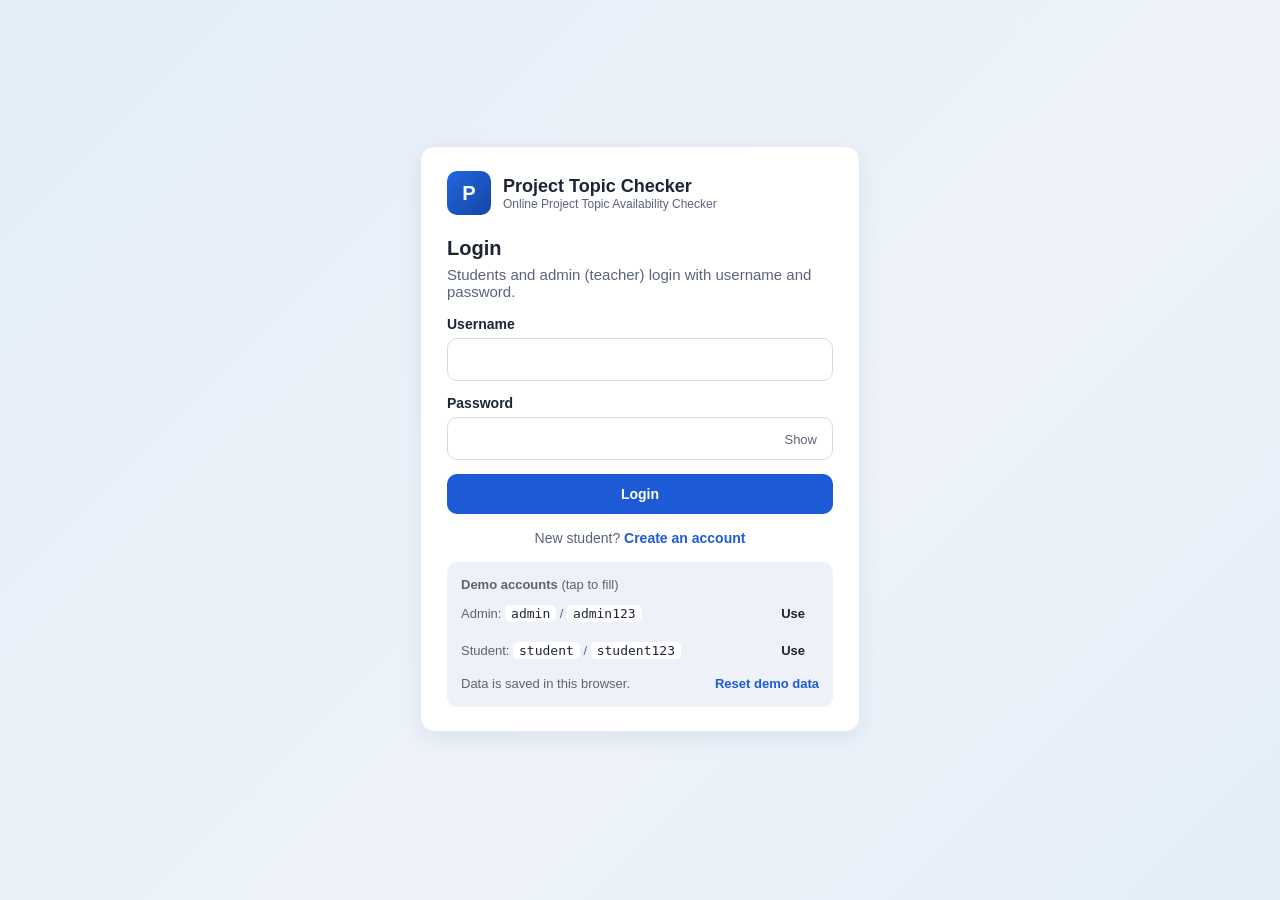
<file: index.html>
<!DOCTYPE html>
<html lang="en">
<head>
<meta charset="UTF-8">
<meta name="viewport" content="width=device-width, initial-scale=1.0, viewport-fit=cover">
<style>body{margin:0}[hidden]{display:none!important}</style>
</head>
<body>
<title>Project Topic Checker</title>
<meta name="description" content="Online Project Topic Availability Checker and Management System - live demo">
<style>
:root {
  --primary: #1d5bd6; --primary-dark: #1647a8; --on-primary: #ffffff;
  --navy: #0f1e3d; --navy-2: #152a55; --nav-text: #c7d2ea; --nav-label: #6d7fa8; --nav-active: #1c3a86;
  --ground-a: #e3eef9; --ground-b: #eef3f9;
  --text: #1d2433; --muted: #5b6475; --border: #e3e8f0; --row: #eef1f6; --row-hover: #f8faff;
  --card: #ffffff; --field: #ffffff; --field-border: #d5dce8; --soft: #eef2f8; --soft-hover: #e1e7f1;
  --green: #1e8e5a; --green-bg: #dff5ea; --green-ink: #145c3b; --green-line: #b8e6cf;
  --red: #c62845; --red-bg: #fde4e8; --red-ink: #8c1b31; --red-line: #f5c0ca;
  --amber: #a86b00; --amber-bg: #fff1d6; --amber-ink: #6e4700; --amber-line: #f1d9a3;
  --info-bg: #e3edff; --info-ink: #1d3f86; --info-line: #c4d6fb;
  --violet: #5b34b8; --violet-bg: #ece3ff;
  --logout-bg: #f8d3da; --logout-ink: #b3203c;
  --shadow: 0 6px 22px rgba(20, 40, 90, 0.08);
  --radius: 14px;
}
@media (prefers-color-scheme: dark) {
  :root:not([data-theme="light"]) {
    color-scheme: dark;
    --primary: #4d86f0; --primary-dark: #3a72dc; --on-primary: #ffffff;
    --navy: #0a1428; --navy-2: #0f1d3b; --nav-active: #213f8f;
    --ground-a: #0f1726; --ground-b: #131c2e;
    --text: #e4e9f3; --muted: #9aa6bd; --border: #26324a; --row: #202b41; --row-hover: #1b263b;
    --card: #172136; --field: #111a2b; --field-border: #2c3953; --soft: #22304a; --soft-hover: #2b3a58;
    --green: #4fd192; --green-bg: #133526; --green-ink: #a8ecc9; --green-line: #1f5a3f;
    --red: #ff7d93; --red-bg: #3a1720; --red-ink: #ffc2cd; --red-line: #6a2635;
    --amber: #f3b54a; --amber-bg: #3a2a0c; --amber-ink: #fbdc9c; --amber-line: #6a4c14;
    --info-bg: #182a4d; --info-ink: #b9cffb; --info-line: #2a4476;
    --violet: #b9a0ff; --violet-bg: #2a2150;
    --logout-bg: #4a1a26; --logout-ink: #ffb3c1;
    --shadow: 0 6px 22px rgba(0, 0, 0, 0.35);
  }
}
:root[data-theme="dark"] {
  color-scheme: dark;
  --primary: #4d86f0; --primary-dark: #3a72dc; --on-primary: #ffffff;
  --navy: #0a1428; --navy-2: #0f1d3b; --nav-active: #213f8f;
  --ground-a: #0f1726; --ground-b: #131c2e;
  --text: #e4e9f3; --muted: #9aa6bd; --border: #26324a; --row: #202b41; --row-hover: #1b263b;
  --card: #172136; --field: #111a2b; --field-border: #2c3953; --soft: #22304a; --soft-hover: #2b3a58;
  --green: #4fd192; --green-bg: #133526; --green-ink: #a8ecc9; --green-line: #1f5a3f;
  --red: #ff7d93; --red-bg: #3a1720; --red-ink: #ffc2cd; --red-line: #6a2635;
  --amber: #f3b54a; --amber-bg: #3a2a0c; --amber-ink: #fbdc9c; --amber-line: #6a4c14;
  --info-bg: #182a4d; --info-ink: #b9cffb; --info-line: #2a4476;
  --violet: #b9a0ff; --violet-bg: #2a2150;
  --logout-bg: #4a1a26; --logout-ink: #ffb3c1;
  --shadow: 0 6px 22px rgba(0, 0, 0, 0.35);
}

* { box-sizing: border-box; }
body {
  font-family: "Segoe UI", Roboto, "Helvetica Neue", Arial, sans-serif; font-size: 15px;
  color: var(--text); background: linear-gradient(135deg, var(--ground-a) 0%, var(--ground-b) 60%, var(--ground-a) 100%);
  min-height: 100vh;
}
a { color: var(--primary); text-decoration: none; }
button, input, select, textarea { font: inherit; color: inherit; }
:focus-visible { outline: 3px solid color-mix(in srgb, var(--primary) 45%, transparent); outline-offset: 2px; }

.topbar {
  position: sticky; top: env(safe-area-inset-top, 0px); z-index: 20;
  display: flex; align-items: center; gap: 14px; height: 70px; padding: 0 28px;
  background: var(--card); border-bottom: 1px solid var(--border);
}
.brand { display: flex; align-items: center; gap: 12px; color: var(--text); background: none; border: 0; cursor: pointer; padding: 0; text-align: left; }
.brand-logo { width: 44px; height: 44px; border-radius: 10px; display: grid; place-items: center; background: linear-gradient(135deg, #2166e0, #1446a6); color: #fff; font-weight: 700; font-size: 20px; flex-shrink: 0; }
.brand-title { display: block; font-weight: 700; font-size: 18px; }
.brand-sub { display: block; font-size: 12px; color: var(--muted); }
.user-box { margin-left: auto; display: flex; align-items: center; gap: 14px; }
.user-info { text-align: right; line-height: 1.25; }
.user-info strong { display: block; font-size: 14px; }
.user-info small { color: var(--muted); font-size: 12px; }
.menu-toggle { display: none; border: 0; background: none; font-size: 22px; cursor: pointer; }

.layout { display: flex; min-height: calc(100vh - 70px); }
.sidebar { width: 250px; flex-shrink: 0; background: linear-gradient(180deg, var(--navy), var(--navy-2)); padding: 22px 14px; display: flex; flex-direction: column; }
.menu-label { color: var(--nav-label); font-size: 11px; letter-spacing: 1.5px; text-transform: uppercase; padding: 0 12px 12px; }
.nav-link { display: flex; align-items: center; gap: 12px; width: 100%; color: var(--nav-text); padding: 12px 14px; border-radius: 10px; margin-bottom: 6px; font-size: 15px; background: none; border: 0; cursor: pointer; text-align: left; }
.nav-link:hover { background: rgba(255,255,255,.06); color: #fff; }
.nav-link.active { background: var(--nav-active); color: #fff; font-weight: 600; }
.nav-dot { width: 8px; height: 8px; border-radius: 50%; background: currentColor; opacity: .55; }
.nav-link.active .nav-dot { opacity: 1; background: #8fb4ff; }
.side-foot { margin-top: auto; padding: 14px 12px 0; border-top: 1px solid rgba(255,255,255,.08); color: var(--nav-label); font-size: 12px; line-height: 1.5; }
.side-foot button { background: none; border: 0; color: #9fbaf5; cursor: pointer; padding: 0; font-size: 12px; text-decoration: underline; }

.content { flex: 1; padding: 30px 34px; min-width: 0; }
.page-head h1 { margin: 0 0 4px; font-size: 28px; text-wrap: balance; }
.page-head p { margin: 0 0 24px; color: var(--muted); }
.card { background: var(--card); border-radius: var(--radius); box-shadow: var(--shadow); padding: 24px 26px; margin-bottom: 22px; border: 1px solid var(--border); }
.card h2 { margin: 0 0 6px; font-size: 20px; }
.card .sub { margin: 0 0 16px; color: var(--muted); }
.card-head { display: flex; justify-content: space-between; align-items: center; gap: 12px; flex-wrap: wrap; margin-bottom: 14px; }
.card-head h2 { margin: 0; }
.narrow { max-width: 860px; margin-left: auto; margin-right: auto; }

.stats { display: grid; grid-template-columns: repeat(auto-fit, minmax(170px, 1fr)); gap: 18px; margin-bottom: 22px; }
.stat { background: var(--card); border-radius: var(--radius); box-shadow: var(--shadow); padding: 20px 22px; border: 1px solid var(--border); }
.stat-icon { width: 42px; height: 42px; border-radius: 10px; display: grid; place-items: center; margin-bottom: 14px; }
.stat-icon svg { width: 22px; height: 22px; }
.stat-num { font-size: 28px; font-weight: 700; font-variant-numeric: tabular-nums; }
.stat-label { color: var(--muted); font-size: 14px; }
.i-blue { background: var(--info-bg); color: var(--primary); } .i-green { background: var(--green-bg); color: var(--green); }
.i-red { background: var(--red-bg); color: var(--red); } .i-amber { background: var(--amber-bg); color: var(--amber); } .i-violet { background: var(--violet-bg); color: var(--violet); }

.form-row { display: flex; gap: 12px; flex-wrap: wrap; }
.form-row > .grow { flex: 1; min-width: 200px; }
.grid-2 { display: grid; grid-template-columns: 1fr 1fr; gap: 0 18px; }
.field { margin-bottom: 14px; }
.field label { display: block; font-weight: 600; font-size: 14px; margin-bottom: 6px; }
.input { width: 100%; padding: 12px 14px; font-size: 15px; border: 1px solid var(--field-border); border-radius: 10px; background: var(--field); color: var(--text); }
.input:focus { outline: none; border-color: var(--primary); box-shadow: 0 0 0 3px color-mix(in srgb, var(--primary) 20%, transparent); }
.input.is-invalid { border-color: var(--red); }
textarea.input { min-height: 90px; resize: vertical; }
.field-error { color: var(--red); font-size: 13px; margin-top: 5px; }
.hint { color: var(--muted); font-size: 12px; margin-top: 4px; }
.search-wrap { position: relative; }
.search-wrap svg { position: absolute; left: 13px; top: 50%; transform: translateY(-50%); width: 16px; height: 16px; color: var(--muted); }
.search-wrap .input { padding-left: 38px; }

.btn { display: inline-flex; align-items: center; justify-content: center; gap: 6px; padding: 12px 20px; border-radius: 10px; border: 0; cursor: pointer; font-weight: 600; font-size: 14px; white-space: nowrap; background: var(--primary); color: var(--on-primary); }
.btn:hover { background: var(--primary-dark); }
.btn-sm { padding: 7px 14px; font-size: 13px; border-radius: 8px; }
.btn-green { background: var(--green); color: #fff; } .btn-green:hover { filter: brightness(.92); background: var(--green); }
.btn-red { background: var(--red); color: #fff; } .btn-red:hover { filter: brightness(.92); background: var(--red); }
.btn-light { background: var(--soft); color: var(--text); } .btn-light:hover { background: var(--soft-hover); }
.btn-logout { background: var(--logout-bg); color: var(--logout-ink); padding: 9px 18px; } .btn-logout:hover { background: var(--logout-bg); filter: brightness(.95); }
.btn-block { width: 100%; }
.link-btn { background: none; border: 0; color: var(--primary); cursor: pointer; padding: 0; font-weight: 600; }

.alert { padding: 14px 18px; border-radius: 10px; margin-bottom: 18px; border: 1px solid transparent; }
.alert-success { background: var(--green-bg); color: var(--green-ink); border-color: var(--green-line); }
.alert-error { background: var(--red-bg); color: var(--red-ink); border-color: var(--red-line); }
.alert-info { background: var(--info-bg); color: var(--info-ink); border-color: var(--info-line); }
.result { border-radius: var(--radius); padding: 20px 24px; margin-bottom: 22px; border: 1px solid transparent; }
.result h3 { margin: 0 0 8px; font-size: 17px; }
.result p { margin: 0 0 6px; }
.result ul { margin: 8px 0 0; padding-left: 20px; }
.result-available { background: var(--green-bg); border-color: var(--green-line); color: var(--green-ink); }
.result-similar { background: var(--amber-bg); border-color: var(--amber-line); color: var(--amber-ink); }
.result-taken, .result-pending, .result-invalid { background: var(--red-bg); border-color: var(--red-line); color: var(--red-ink); }
.result-exists { background: var(--info-bg); border-color: var(--info-line); color: var(--info-ink); }
.result form { margin-top: 14px; color: var(--text); }

.table-wrap { overflow-x: auto; }
table { width: 100%; border-collapse: collapse; }
th { text-align: left; font-size: 12px; letter-spacing: .8px; text-transform: uppercase; color: var(--muted); padding: 12px; border-bottom: 1px solid var(--border); white-space: nowrap; }
td { padding: 14px 12px; border-bottom: 1px solid var(--row); vertical-align: middle; font-size: 14px; }
tbody tr:last-child td { border-bottom: 0; }
tbody tr:hover { background: var(--row-hover); }
.t-title { font-weight: 600; }
.t-desc { color: var(--muted); font-size: 12.5px; margin-top: 3px; }
.empty { text-align: center; color: var(--muted); padding: 28px; }
.muted { color: var(--muted); }
.badge { display: inline-block; padding: 4px 11px; border-radius: 20px; font-size: 12px; font-weight: 600; white-space: nowrap; }
.b-available, .b-approved { background: var(--green-bg); color: var(--green); }
.b-selected, .b-rejected { background: var(--red-bg); color: var(--red); }
.b-pending { background: var(--amber-bg); color: var(--amber); }
.b-new { background: var(--violet-bg); color: var(--violet); }
.b-existing { background: var(--info-bg); color: var(--info-ink); }
.toolbar { display: flex; gap: 12px; flex-wrap: wrap; margin-bottom: 14px; }
.toolbar .search-wrap { flex: 1; min-width: 200px; }
.toolbar select { width: 190px; max-width: 100%; }
.action-cell { display: flex; gap: 6px; flex-wrap: wrap; align-items: center; }
.remark { padding: 7px 10px; font-size: 13px; min-width: 150px; flex: 1; }

.auth-page { display: grid; place-items: center; min-height: 100vh; padding-block: 24px; padding-inline: 16px; }
.auth-card { width: 100%; max-width: 440px; }
.auth-card.wide { max-width: 640px; }
.auth-brand { display: flex; align-items: center; gap: 12px; margin-bottom: 22px; }
.auth-foot { text-align: center; margin-top: 16px; color: var(--muted); font-size: 14px; }
.demo-box { background: var(--soft); border-radius: 10px; padding: 12px 14px; font-size: 13px; color: var(--muted); margin-top: 16px; line-height: 1.7; }
.demo-box code { background: var(--card); padding: 1px 6px; border-radius: 5px; color: var(--text); }
.demo-box .row { display: flex; justify-content: space-between; align-items: center; gap: 8px; flex-wrap: wrap; }
.pw-wrap { position: relative; }
.pw-toggle { position: absolute; right: 10px; top: 50%; transform: translateY(-50%); border: 0; background: none; cursor: pointer; color: var(--muted); font-size: 13px; }

.report-grid { display: grid; grid-template-columns: repeat(auto-fit, minmax(240px, 1fr)); gap: 18px; }
.report-grid .card { margin-bottom: 22px; }
.bar { height: 10px; background: var(--soft); border-radius: 10px; overflow: hidden; margin-top: 6px; }
.bar > span { display: block; height: 100%; background: var(--primary); border-radius: 10px; }
.kv { display: flex; justify-content: space-between; padding: 6px 0; border-bottom: 1px solid var(--row); font-variant-numeric: tabular-nums; }
.kv:last-child { border-bottom: 0; }

.modal-back { position: fixed; inset: 0; background: rgba(8, 15, 30, .55); display: grid; place-items: center; z-index: 50; padding: 16px; }
.modal { background: var(--card); border-radius: var(--radius); padding: 24px; width: 100%; max-width: 420px; box-shadow: var(--shadow); border: 1px solid var(--border); }
.modal p { margin: 0 0 18px; }
.modal .row { display: flex; gap: 10px; justify-content: flex-end; }

@media (max-width: 900px) {
  .menu-toggle { display: block; }
  .sidebar { position: fixed; top: calc(70px + env(safe-area-inset-top, 0px)); bottom: 0; left: -260px; z-index: 30; transition: left .2s; }
  .sidebar.open { left: 0; }
  .content { padding: 22px 16px; }
  .grid-2 { grid-template-columns: 1fr; }
  .brand-sub, .user-info { display: none; }
  .topbar { padding: 0 16px; }
  .page-head h1 { font-size: 24px; }
}
@media (prefers-reduced-motion: reduce) { .sidebar { transition: none; } }
</style>

<div id="app"></div>
<div id="modal" hidden></div>

<script>
/* Online Project Topic Availability Checker - browser demo.
   Same rules as the PHP + MySQL version; data is stored in this browser (localStorage). */

const APP_NAME = 'Project Topic Checker';
const TAGLINE = 'Online Project Topic Availability Checker';
const DEPARTMENTS = ['Computer Science', 'Information Technology', 'BCA', 'MCA', 'Electronics', 'Mechanical', 'Civil'];
const MAX_PENDING = 3;
const KEY = 'ptc-demo-v1';
const STOPWORDS = new Set(['a','an','the','of','for','and','in','on','to','with','using','by','based','via','system','systems','online','website','web','site','app','application','management','portal','project','platform','software','tool','digital','smart']);

const ICONS = {
  book: '<svg viewBox="0 0 24 24" fill="none" stroke="currentColor" stroke-width="2" stroke-linecap="round" stroke-linejoin="round"><path d="M4 19.5A2.5 2.5 0 0 1 6.5 17H20V3H6.5A2.5 2.5 0 0 0 4 5.5z"/><path d="M4 19.5A2.5 2.5 0 0 0 6.5 22H20v-5"/></svg>',
  check: '<svg viewBox="0 0 24 24" fill="none" stroke="currentColor" stroke-width="2.5" stroke-linecap="round" stroke-linejoin="round"><path d="M20 6 9 17l-5-5"/></svg>',
  lock: '<svg viewBox="0 0 24 24" fill="none" stroke="currentColor" stroke-width="2" stroke-linecap="round" stroke-linejoin="round"><rect x="4" y="11" width="16" height="10" rx="2"/><path d="M8 11V7a4 4 0 0 1 8 0v4"/></svg>',
  clock: '<svg viewBox="0 0 24 24" fill="none" stroke="currentColor" stroke-width="2" stroke-linecap="round" stroke-linejoin="round"><circle cx="12" cy="12" r="9"/><path d="M12 7v5l3 2"/></svg>',
  users: '<svg viewBox="0 0 24 24" fill="none" stroke="currentColor" stroke-width="2" stroke-linecap="round" stroke-linejoin="round"><circle cx="9" cy="8" r="4"/><path d="M2 21a7 7 0 0 1 14 0"/><path d="M17 11a3 3 0 1 0 0-6M22 21a6 6 0 0 0-4-5.6"/></svg>',
  search: '<svg viewBox="0 0 24 24" fill="none" stroke="currentColor" stroke-width="2" stroke-linecap="round"><circle cx="11" cy="11" r="7"/><path d="m20 20-3.5-3.5"/></svg>'
};

/* ---------- Storage ---------- */
let db = null;
function persist() { try { localStorage.setItem(KEY, JSON.stringify(db)); } catch (e) { /* storage blocked: keep in memory */ } }
function restore() { try { const s = localStorage.getItem(KEY); return s ? JSON.parse(s) : null; } catch (e) { return null; } }

async function hash(text) {
  try {
    const buf = await crypto.subtle.digest('SHA-256', new TextEncoder().encode('ptc:' + text));
    return [...new Uint8Array(buf)].map(b => b.toString(16).padStart(2, '0')).join('');
  } catch (e) { return 'plain:' + text; }
}

function stamp(offsetHours) { return new Date(Date.now() - offsetHours * 3600e3).toISOString(); }

async function seed() {
  const users = [
    [1, 'Administrator', 'admin', 'admin@college.edu', '', 'Computer Science', 'admin123', 'admin'],
    [2, 'Student User', 'student', 'student@college.edu', 'CS001', 'Computer Science', 'student123', 'student'],
    [3, 'Rahul Sharma', 'rahul', 'rahul@college.edu', 'CS002', 'Computer Science', 'rahul123', 'student'],
    [4, 'Priya Patel', 'priya', 'priya@college.edu', 'CS003', 'Computer Science', 'priya123', 'student']
  ];
  const topics = [
    ['Online Library Management System', 'A web-based system for managing library books and students', 'Selected', 3],
    ['Online Hospital Management System', 'System for managing hospital records and appointments', 'Available', null],
    ['Student Attendance Management System', 'Application for managing student attendance', 'Available', null],
    ['Online Food Ordering System', 'Website for ordering food online from restaurants', 'Selected', 4],
    ['Hostel Management System', 'Manage hostel rooms, fees and student allotment', 'Available', null],
    ['College Event Management System', 'Plan, publish and register for college events', 'Available', null],
    ['Online Examination System', 'Conduct online tests with automatic result generation', 'Available', null],
    ['Student Result Management System', 'Store marks and publish student results online', 'Available', null]
  ];
  const data = { users: [], topics: [], requests: [], nextId: { user: 5, topic: 9, request: 1 }, session: null };
  for (const u of users) {
    data.users.push({ id: u[0], name: u[1], username: u[2], email: u[3], roll_no: u[4], department: u[5], password: await hash(u[6]), role: u[7], created_at: stamp(48) });
  }
  topics.forEach((t, i) => {
    const at = stamp(topics.length - i);
    data.topics.push({ id: i + 1, title: t[0], description: t[1], department: 'Computer Science', status: t[2], assigned_to: t[3], created_at: at, updated_at: at });
  });
  return data;
}

/* ---------- Helpers ---------- */
const esc = v => String(v ?? '').replace(/[&<>"']/g, c => ({ '&': '&amp;', '<': '&lt;', '>': '&gt;', '"': '&quot;', "'": '&#39;' }[c]));
const now = () => new Date().toISOString();
const niceDate = iso => iso ? new Date(iso).toLocaleString('en-IN', { day: '2-digit', month: 'short', year: 'numeric', hour: '2-digit', minute: '2-digit' }) : '-';
const shortDate = iso => new Date(iso).toLocaleDateString('en-IN', { day: '2-digit', month: 'short', year: 'numeric' });
const clean = s => String(s ?? '').replace(/\s+/g, ' ').trim();
const user = () => db.users.find(u => u.id === db.session) || null;
const userById = id => db.users.find(u => u.id === id) || null;
const studentTopic = id => db.topics.find(t => t.assigned_to === id) || null;
const badge = s => `<span class="badge b-${esc(s.toLowerCase())}">${esc(s)}</span>`;
const typeBadge = t => t === 'new' ? '<span class="badge b-new">New Topic</span>' : '<span class="badge b-existing">Existing</span>';
const byTitle = (a, b) => a.title.localeCompare(b.title);

/* ---------- Topic matching (same algorithm as the PHP version) ---------- */
function normalize(t) { return String(t).toLowerCase().replace(/[^a-z0-9]+/g, ' ').replace(/\s+/g, ' ').trim(); }
function coreWords(t) {
  const out = new Set();
  for (let w of normalize(t).split(' ')) {
    if (!w || STOPWORDS.has(w)) continue;
    if (w.length > 3 && w.endsWith('s') && !w.endsWith('ss')) w = w.slice(0, -1);
    out.add(w);
  }
  return [...out];
}
function wordsMatch(a, b) {
  if (a === b) return true;
  const [s, l] = a.length < b.length ? [a, b] : [b, a];
  return s.length >= 4 && l.startsWith(s);
}
function similarity(a, b) {
  const wa = coreWords(a), wb = coreWords(b);
  if (!wa.length || !wb.length) return 0;
  let common = 0;
  for (const x of wa) if (wb.some(y => wordsMatch(x, y))) common++;
  const all = wa.length + wb.length - common;
  return all > 0 ? Math.min(1, common / all) : 0;
}
function validateTitle(t) {
  if (!t) return 'Please enter a project topic.';
  if (t.length < 5) return 'Project topic is too short (minimum 5 characters).';
  if (t.length > 150) return 'Project topic is too long (maximum 150 characters).';
  if (!/^[A-Za-z0-9 .,&()\/'+:-]+$/.test(t)) return "Project topic may contain only letters, numbers, spaces and . , & ( ) / ' + : -";
  if (!/[A-Za-z]{2,}/.test(t)) return 'Project topic must contain meaningful words.';
  if (!coreWords(t).length) return 'Topic is too generic. Add what the system is about, e.g. "PG Finder Website".';
  return null;
}
function validateDescription(t, required = true) {
  if (required && !t) return 'Please enter a short description of the project.';
  if (t && t.length < 10) return 'Description is too short (minimum 10 characters).';
  if (t.length > 1000) return 'Description is too long (maximum 1000 characters).';
  return null;
}
function checkTopic(title, ignoreTopicId = 0, ignoreRequestId = 0) {
  title = clean(title);
  const err = validateTitle(title);
  if (err) return { state: 'invalid', message: err, topic: null, matches: [] };
  let exact = null; const matches = [];
  for (const t of db.topics) {
    if (t.id === ignoreTopicId) continue;
    const score = similarity(title, t.title);
    if (score >= 1 || normalize(title) === normalize(t.title)) exact = t;
    else if (score >= 0.5) matches.push({ ...t, score });
  }
  matches.sort((a, b) => b.score - a.score);
  if (exact) {
    return exact.status === 'Selected'
      ? { state: 'taken', topic: exact, matches, message: 'This topic is already selected by another student and is not available.' }
      : { state: 'exists', topic: exact, matches, message: 'This topic already exists in the list and is available. You can request it.' };
  }
  if (db.requests.some(r => r.status === 'Pending' && r.type === 'new' && r.id !== ignoreRequestId && similarity(title, r.title) >= 1)) {
    return { state: 'pending', topic: null, matches, message: 'Another student has already requested this topic and it is waiting for approval.' };
  }
  if (matches.length) return { state: 'similar', topic: null, matches, message: 'No exact match, but similar topics exist. You can still submit it; the admin will review it.' };
  return { state: 'available', topic: null, matches: [], message: `No existing project topic matches "${title}". You can submit this topic for approval.` };
}
function stats() {
  return {
    total: db.topics.length,
    available: db.topics.filter(t => t.status === 'Available').length,
    selected: db.topics.filter(t => t.status === 'Selected').length,
    pending: db.requests.filter(r => r.status === 'Pending').length,
    students: db.users.filter(u => u.role === 'student').length
  };
}

/* ---------- UI state ---------- */
const ui = { view: 'login', flashes: [], errors: {}, values: {}, query: '', reqFilter: 'Pending', editId: 0, menuOpen: false };
function flash(type, message) { ui.flashes.push({ type, message }); }
function go(view, extra = {}) { Object.assign(ui, { view, errors: {}, values: {}, editId: 0, menuOpen: false }, extra); render(); window.scrollTo(0, 0); }
function fail(errors, values) { ui.errors = errors; ui.values = values; render(); }
function val(name, fallback = '') { return ui.values[name] !== undefined ? ui.values[name] : fallback; }
function ferr(name) { return ui.errors[name] ? `<div class="field-error">${esc(ui.errors[name])}</div>` : ''; }
function inv(name) { return ui.errors[name] ? ' is-invalid' : ''; }
function deptOptions(selected) { return DEPARTMENTS.map(d => `<option${d === selected ? ' selected' : ''}>${esc(d)}</option>`).join(''); }

function confirmBox(message, onYes, yesLabel = 'Yes, continue', danger = true) {
  const m = document.getElementById('modal');
  m.innerHTML = `<div class="modal-back"><div class="modal" role="dialog" aria-modal="true"><p>${esc(message)}</p>
    <div class="row"><button class="btn btn-light" id="mNo" type="button">Cancel</button><button class="btn ${danger ? 'btn-red' : ''}" id="mYes" type="button">${esc(yesLabel)}</button></div></div></div>`;
  m.hidden = false;
  const close = () => { m.hidden = true; m.innerHTML = ''; };
  document.getElementById('mNo').onclick = close;
  document.getElementById('mYes').onclick = () => { close(); onYes(); };
  document.getElementById('mYes').focus();
}

/* ---------- Layout ---------- */
function render() {
  const app = document.getElementById('app');
  const u = user();
  if (!u) { app.innerHTML = ui.view === 'register' ? viewRegister() : viewLogin(); takeFlashes(); return; }
  const menu = u.role === 'admin'
    ? [['a-dash', 'Dashboard'], ['a-topics', 'Manage Topics'], ['a-requests', 'Topic Requests'], ['a-students', 'Students'], ['a-reports', 'Reports']]
    : [['s-dash', 'Dashboard'], ['s-checker', 'Topic Checker'], ['s-topics', 'Project Topics'], ['s-requests', 'Topic Requests']];
  if (!menu.some(m => m[0] === ui.view)) ui.view = menu[0][0];
  const views = { 's-dash': viewStudentDash, 's-checker': viewChecker, 's-topics': viewStudentTopics, 's-requests': viewStudentRequests,
    'a-dash': viewAdminDash, 'a-topics': viewAdminTopics, 'a-requests': viewAdminRequests, 'a-students': viewStudents, 'a-reports': viewReports };
  app.innerHTML = `
  <header class="topbar">
    <button class="menu-toggle" type="button" aria-label="Toggle menu" data-act="menu">☰</button>
    <button class="brand" type="button" data-go="${menu[0][0]}"><span class="brand-logo">P</span><span><span class="brand-title">${APP_NAME}</span><span class="brand-sub">${TAGLINE}</span></span></button>
    <div class="user-box"><div class="user-info"><strong>${esc(u.name)}</strong><small>${u.role === 'admin' ? 'Admin' : 'Student'}</small></div>
      <button class="btn btn-logout" type="button" data-act="logout">Logout</button></div>
  </header>
  <div class="layout">
    <aside class="sidebar${ui.menuOpen ? ' open' : ''}">
      <div class="menu-label">Main Menu</div>
      <nav>${menu.map(([v, label]) => `<button type="button" class="nav-link${v === ui.view ? ' active' : ''}" data-go="${v}"><span class="nav-dot"></span>${label}</button>`).join('')}</nav>
      <div class="side-foot">Demo version: data is saved in this browser.<br><button type="button" data-act="reset">Reset demo data</button></div>
    </aside>
    <main class="content">
      <div id="flashes"></div>
      ${views[ui.view](u)}
      <p class="hint" style="text-align:center;margin-top:30px">© ${new Date().getFullYear()} ${TAGLINE} System</p>
    </main>
  </div>`;
  takeFlashes();
}
function takeFlashes() {
  const box = document.getElementById('flashes');
  if (!box) return;
  box.innerHTML = ui.flashes.map(f => `<div class="alert alert-${f.type}">${esc(f.message)}</div>`).join('');
  ui.flashes = [];
}
function statCard(icon, cls, num, label) {
  return `<div class="stat"><div class="stat-icon ${cls}">${ICONS[icon]}</div><div class="stat-num">${num}</div><div class="stat-label">${label}</div></div>`;
}
function searchBox(table, placeholder, withStatus = true) {
  return `<div class="toolbar"><div class="search-wrap">${ICONS.search}<input class="input" id="f-${table}" placeholder="${placeholder}" data-filter="${table}" aria-label="Search"></div>
    ${withStatus ? `<select class="input" id="s-${table}" data-status-filter="${table}" aria-label="Filter by status"><option value="">All Status</option><option>Available</option><option>Selected</option></select>` : ''}</div>`;
}

/* ---------- Auth views ---------- */
function authBrand() { return `<div class="auth-brand"><span class="brand-logo">P</span><span><span class="brand-title">${APP_NAME}</span><span class="brand-sub">${TAGLINE}</span></span></div>`; }
function viewLogin() {
  return `<div class="auth-page"><div class="card auth-card">${authBrand()}
    <h2>Login</h2><p class="sub">Students and admin (teacher) login with username and password.</p>
    <div id="flashes"></div>
    ${ui.errors.login ? `<div class="alert alert-error">${esc(ui.errors.login)}</div>` : ''}
    <form data-form="login" novalidate>
      <div class="field"><label for="l-user">Username</label><input class="input${inv('username')}" id="l-user" name="username" value="${esc(val('username'))}" autocomplete="username">${ferr('username')}</div>
      <div class="field"><label for="l-pass">Password</label><div class="pw-wrap"><input class="input${inv('password')}" type="password" id="l-pass" name="password" autocomplete="current-password"><button type="button" class="pw-toggle" data-act="pw">Show</button></div>${ferr('password')}</div>
      <button class="btn btn-block" type="submit">Login</button>
    </form>
    <div class="auth-foot">New student? <button class="link-btn" type="button" data-go="register">Create an account</button></div>
    <div class="demo-box"><b>Demo accounts</b> (tap to fill)
      <div class="row"><span>Admin: <code>admin</code> / <code>admin123</code></span><button class="btn btn-sm btn-light" type="button" data-fill="admin">Use</button></div>
      <div class="row"><span>Student: <code>student</code> / <code>student123</code></span><button class="btn btn-sm btn-light" type="button" data-fill="student">Use</button></div>
      <div class="row" style="margin-top:4px"><span>Data is saved in this browser.</span><button class="link-btn" type="button" data-act="reset" style="font-size:13px">Reset demo data</button></div>
    </div>
  </div></div>`;
}
function viewRegister() {
  return `<div class="auth-page"><div class="card auth-card wide">${authBrand()}
    <h2>Student Registration</h2><p class="sub">Create your account to check and request project topics.</p>
    ${Object.keys(ui.errors).length ? '<div class="alert alert-error">Please correct the highlighted fields.</div>' : ''}
    <form data-form="register" novalidate><div class="grid-2">
      <div class="field"><label for="r-name">Full Name</label><input class="input${inv('name')}" id="r-name" name="name" value="${esc(val('name'))}">${ferr('name')}</div>
      <div class="field"><label for="r-roll">Roll Number</label><input class="input${inv('roll_no')}" id="r-roll" name="roll_no" value="${esc(val('roll_no'))}">${ferr('roll_no')}</div>
      <div class="field"><label for="r-user">Username</label><input class="input${inv('username')}" id="r-user" name="username" value="${esc(val('username'))}">${ferr('username')}</div>
      <div class="field"><label for="r-email">Email</label><input class="input${inv('email')}" type="email" id="r-email" name="email" value="${esc(val('email'))}">${ferr('email')}</div>
      <div class="field"><label for="r-dept">Department</label><select class="input${inv('department')}" id="r-dept" name="department"><option value="">-- Select --</option>${deptOptions(val('department'))}</select>${ferr('department')}</div>
      <div></div>
      <div class="field"><label for="r-pass">Password</label><div class="pw-wrap"><input class="input${inv('password')}" type="password" id="r-pass" name="password" autocomplete="new-password"><button type="button" class="pw-toggle" data-act="pw">Show</button></div>${ferr('password')}<div class="hint">At least 6 characters with a letter and a number.</div></div>
      <div class="field"><label for="r-conf">Confirm Password</label><input class="input${inv('confirm')}" type="password" id="r-conf" name="confirm" autocomplete="new-password">${ferr('confirm')}</div>
    </div><button class="btn btn-block" type="submit">Register</button></form>
    <div class="auth-foot">Already registered? <button class="link-btn" type="button" data-go="login">Login</button></div>
  </div></div>`;
}

/* ---------- Student views ---------- */
function viewStudentDash(u) {
  const s = stats();
  const mine = db.requests.filter(r => r.student_id === u.id && r.status === 'Pending').length;
  const my = studentTopic(u.id);
  const recent = [...db.topics].sort((a, b) => b.created_at.localeCompare(a.created_at) || b.id - a.id).slice(0, 5);
  return `<div class="page-head"><h1>Dashboard</h1><p>Welcome to the Online Project Topic Availability Checker and Management System.</p></div>
  <div class="stats">${statCard('book', 'i-blue', s.total, 'Total Project Topics')}${statCard('check', 'i-green', s.available, 'Available Topics')}${statCard('lock', 'i-red', s.selected, 'Selected Topics')}${statCard('clock', 'i-amber', mine, 'My Pending Requests')}</div>
  ${my ? `<div class="alert alert-success">Your project topic is approved: <b>${esc(my.title)}</b> (${esc(my.department)})</div>` : ''}
  <div class="card"><div class="card-head"><h2>Quick Topic Availability Check</h2><button class="btn" type="button" data-go="s-checker">Open Checker</button></div>
    <p class="muted" style="margin:0">Students can search for a project topic and instantly verify whether the topic is available before submitting it.</p></div>
  <div class="card"><h2>Recently Added Topics</h2><div class="table-wrap"><table><thead><tr><th>Project Topic</th><th>Department</th><th>Status</th></tr></thead><tbody>
    ${recent.map(t => `<tr><td class="t-title">${esc(t.title)}</td><td>${esc(t.department)}</td><td>${badge(t.status)}</td></tr>`).join('') || '<tr><td colspan="3" class="empty">No topics added yet.</td></tr>'}
  </tbody></table></div></div>`;
}

const RESULT_TITLES = { available: '✓ Topic Appears to be Available', similar: '⚠ Similar Topics Found', exists: 'ℹ Topic Already in the List', taken: '✗ Topic Not Available', pending: '✗ Topic Already Requested', invalid: '✗ Please Check Your Input' };

function viewChecker(u) {
  const my = studentTopic(u.id);
  const requested = db.requests.filter(r => r.student_id === u.id && r.status === 'Pending' && r.topic_id).map(r => r.topic_id);
  let resultHtml = '';
  if (ui.query !== '') {
    const q = ui.query;
    const r = q ? checkTopic(q) : { state: 'invalid', message: 'Please enter a project topic to check.', topic: null, matches: [] };
    if (r.state === 'taken' && r.topic.assigned_to === u.id) r.message = 'This topic is already approved for you.';
    let action = '';
    if (my && ['available', 'similar', 'exists'].includes(r.state)) {
      action = `<p style="margin-top:10px"><i>You already have an approved topic (${esc(my.title)}), so you cannot request another one.</i></p>`;
    } else if (r.state === 'exists') {
      action = requested.includes(r.topic.id) ? '<p style="margin-top:12px"><span class="badge b-pending">You have already requested this topic</span></p>'
        : `<p style="margin-top:14px"><button class="btn btn-green" type="button" data-request="${r.topic.id}">Request This Topic</button></p>`;
    } else if (r.state === 'available' || r.state === 'similar') {
      action = `<form data-form="propose" novalidate><input type="hidden" name="title" value="${esc(q)}">
        <div class="grid-2"><div class="field"><label for="c-dept">Department</label><select class="input" id="c-dept" name="department">${deptOptions(val('department', u.department))}</select></div>
        <div class="field"><label for="c-topic">Topic</label><input class="input" id="c-topic" value="${esc(q)}" disabled></div></div>
        <div class="field"><label for="c-desc">Short Description</label><textarea class="input${inv('description')}" id="c-desc" name="description" placeholder="What will this project do? (10-1000 characters)">${esc(val('description'))}</textarea>${ferr('description')}</div>
        <button class="btn btn-green" type="submit">Submit Topic for Approval</button></form>`;
    }
    resultHtml = `<div class="result result-${r.state}"><h3>${RESULT_TITLES[r.state]}</h3><p>${esc(r.message)}</p>
      ${r.topic ? `<p>Existing topic: <b>${esc(r.topic.title)}</b> — ${esc(r.topic.department)} — ${badge(r.topic.status)}</p>` : ''}
      ${r.matches.length ? `<p style="margin-top:10px"><b>Similar existing topics:</b></p><ul>${r.matches.slice(0, 5).map(m => `<li>${esc(m.title)} — ${badge(m.status)} <span class="muted">(${Math.round(m.score * 100)}% match)</span></li>`).join('')}</ul>` : ''}
      ${action}</div>`;
  }
  const topics = [...db.topics].sort(byTitle);
  return `<div class="page-head"><h1>Project Topic Availability Checker</h1><p>Search and check whether a project topic is available.</p></div>
  <div class="card narrow"><h2>Check Project Topic Availability</h2><p class="sub">Enter your proposed project topic below.</p>
    <form data-form="check" class="form-row" novalidate><div class="grow"><input class="input" id="c-q" name="q" value="${esc(ui.query)}" placeholder="Example: Online Library Management System" maxlength="150" aria-label="Project topic"></div>
    <button class="btn" type="submit">Check Availability</button></form></div>
  ${resultHtml}
  <div class="card"><h2 style="margin-bottom:14px">Search Existing Topics</h2>${searchBox('topicTable', 'Search project topic...')}
  <div class="table-wrap"><table id="topicTable"><thead><tr><th>Project Topic</th><th>Department</th><th>Status</th><th>Action</th></tr></thead><tbody>
    ${topics.map(t => `<tr data-row data-status="${t.status}"><td><div class="t-title">${esc(t.title)}</div><div class="t-desc">${esc(t.description)}</div></td><td>${esc(t.department)}</td><td>${badge(t.status)}</td>
      <td>${t.status !== 'Available' ? '<span class="muted">-</span>' : requested.includes(t.id) ? '<span class="badge b-pending">Requested</span>' : my ? '<span class="muted">-</span>' : `<button class="btn btn-sm" type="button" data-request="${t.id}">Request</button>`}</td></tr>`).join('')}
    <tr data-empty-filter hidden><td colspan="4" class="empty">No topics match your search.</td></tr>
  </tbody></table></div></div>`;
}

function viewStudentTopics() {
  const topics = [...db.topics].sort((a, b) => a.department.localeCompare(b.department) || byTitle(a, b));
  return `<div class="page-head"><h1>Project Topics</h1><p>All project topics maintained by the department, with their current availability.</p></div>
  <div class="card">${searchBox('allTopics', 'Search by title, description or department...')}
  <div class="table-wrap"><table id="allTopics"><thead><tr><th>#</th><th>Project Topic</th><th>Department</th><th>Added On</th><th>Status</th></tr></thead><tbody>
    ${topics.map((t, i) => `<tr data-row data-status="${t.status}"><td class="muted">${i + 1}</td><td><div class="t-title">${esc(t.title)}</div><div class="t-desc">${esc(t.description)}</div></td><td>${esc(t.department)}</td><td class="muted">${shortDate(t.created_at)}</td><td>${badge(t.status)}</td></tr>`).join('')}
    <tr data-empty-filter hidden><td colspan="5" class="empty">No topics match your search.</td></tr>
  </tbody></table></div><p class="hint">To request a topic, use the <button class="link-btn" type="button" data-go="s-checker">Topic Checker</button>.</p></div>`;
}

function viewStudentRequests(u) {
  const reqs = db.requests.filter(r => r.student_id === u.id).sort((a, b) => b.created_at.localeCompare(a.created_at) || b.id - a.id);
  const my = studentTopic(u.id);
  return `<div class="page-head"><h1>Topic Requests</h1><p>Track the status of topics you requested or proposed.</p></div>
  ${my ? `<div class="alert alert-success">Approved topic: <b>${esc(my.title)}</b></div>` : ''}
  <div class="card"><h2>My Requests</h2><div class="table-wrap"><table><thead><tr><th>Project Topic</th><th>Type</th><th>Requested On</th><th>Status</th><th>Admin Remark</th><th>Action</th></tr></thead><tbody>
    ${reqs.map(r => `<tr><td><div class="t-title">${esc(r.title)}</div><div class="t-desc">${esc(r.department)}</div></td><td>${typeBadge(r.type)}</td><td class="muted">${niceDate(r.created_at)}</td><td>${badge(r.status)}</td><td class="muted">${esc(r.remark || '-')}</td>
      <td>${r.status === 'Pending' ? `<button class="btn btn-sm btn-light" type="button" data-cancel="${r.id}">Cancel</button>` : '<span class="muted">-</span>'}</td></tr>`).join('')
      || '<tr><td colspan="6" class="empty">You have not requested any topic yet. Use the <button class="link-btn" type="button" data-go="s-checker">Topic Checker</button> to find one.</td></tr>'}
  </tbody></table></div></div>
  ${my ? '' : `<div class="card"><h2>Propose a New Topic</h2><p class="sub">The topic is checked for duplicates automatically before it is submitted.</p>
    <form data-form="propose" novalidate><div class="grid-2">
      <div class="field"><label for="p-title">Project Topic</label><input class="input${inv('title')}" id="p-title" name="title" maxlength="150" placeholder="e.g. PG Finder Website" value="${esc(val('title'))}">${ferr('title')}</div>
      <div class="field"><label for="p-dept">Department</label><select class="input" id="p-dept" name="department">${deptOptions(val('department', u.department))}</select></div></div>
      <div class="field"><label for="p-desc">Short Description</label><textarea class="input${inv('description')}" id="p-desc" name="description" placeholder="What will this project do?">${esc(val('description'))}</textarea>${ferr('description')}</div>
      <button class="btn" type="submit">Submit for Approval</button></form></div>`}`;
}

/* ---------- Admin views ---------- */
function viewAdminDash() {
  const s = stats();
  const pending = db.requests.filter(r => r.status === 'Pending').sort((a, b) => a.created_at.localeCompare(b.created_at)).slice(0, 5);
  const recent = [...db.topics].sort((a, b) => b.updated_at.localeCompare(a.updated_at) || b.id - a.id).slice(0, 5);
  return `<div class="page-head"><h1>Admin Dashboard</h1><p>Manage project topics, approve student requests and generate reports.</p></div>
  <div class="stats">${statCard('book', 'i-blue', s.total, 'Total Project Topics')}${statCard('check', 'i-green', s.available, 'Available Topics')}${statCard('lock', 'i-red', s.selected, 'Selected Topics')}${statCard('clock', 'i-amber', s.pending, 'Pending Requests')}${statCard('users', 'i-violet', s.students, 'Registered Students')}</div>
  <div class="card"><div class="card-head"><h2>Pending Requests</h2><button class="btn btn-sm" type="button" data-go="a-requests">View All Requests</button></div>
  <div class="table-wrap"><table><thead><tr><th>Student</th><th>Project Topic</th><th>Type</th><th>Requested On</th></tr></thead><tbody>
    ${pending.map(r => { const st = userById(r.student_id) || {}; return `<tr><td><div class="t-title">${esc(st.name)}</div><div class="t-desc">${esc(st.roll_no)}</div></td><td>${esc(r.title)}</td><td>${typeBadge(r.type)}</td><td class="muted">${niceDate(r.created_at)}</td></tr>`; }).join('') || '<tr><td colspan="4" class="empty">No pending requests.</td></tr>'}
  </tbody></table></div></div>
  <div class="card"><div class="card-head"><h2>Recently Updated Topics</h2><button class="btn btn-sm" type="button" data-go="a-topics">Manage Topics</button></div>
  <div class="table-wrap"><table><thead><tr><th>Project Topic</th><th>Department</th><th>Status</th><th>Assigned To</th></tr></thead><tbody>
    ${recent.map(t => `<tr><td class="t-title">${esc(t.title)}</td><td>${esc(t.department)}</td><td>${badge(t.status)}</td><td>${esc(userById(t.assigned_to)?.name || '-')}</td></tr>`).join('')}
  </tbody></table></div></div>`;
}

function viewAdminTopics() {
  const editing = ui.editId ? db.topics.find(t => t.id === ui.editId) : null;
  const f = { title: val('title', editing?.title || ''), description: val('description', editing?.description || ''), department: val('department', editing?.department || DEPARTMENTS[0]),
    status: val('status', editing?.status || 'Available'), assigned_to: String(val('assigned_to', editing?.assigned_to ?? '')) };
  const students = db.users.filter(u => u.role === 'student').sort((a, b) => a.name.localeCompare(b.name));
  const topics = [...db.topics].sort(byTitle);
  return `<div class="page-head"><h1>Manage Project Topics</h1><p>Add, edit, delete, assign or release project topics.</p></div>
  <div class="card" id="topic-form"><h2>${editing ? 'Edit Topic' : 'Add New Topic'}</h2><p class="sub">Duplicate titles are blocked automatically.</p>
  <form data-form="topic" novalidate><div class="grid-2">
    <div class="field"><label for="t-title">Project Topic</label><input class="input${inv('title')}" id="t-title" name="title" maxlength="150" value="${esc(f.title)}">${ferr('title')}</div>
    <div class="field"><label for="t-dept">Department</label><select class="input" id="t-dept" name="department">${deptOptions(f.department)}</select></div>
    <div class="field"><label for="t-status">Status</label><select class="input" id="t-status" name="status" data-act-change="status"><option${f.status === 'Available' ? ' selected' : ''}>Available</option><option${f.status === 'Selected' ? ' selected' : ''}>Selected</option></select></div>
    <div class="field" id="assignField" style="visibility:${f.status === 'Selected' ? 'visible' : 'hidden'}"><label for="t-assign">Assigned To (when Selected)</label><select class="input${inv('assigned_to')}" id="t-assign" name="assigned_to"><option value="">-- Select student --</option>
      ${students.map(s => `<option value="${s.id}"${String(s.id) === f.assigned_to ? ' selected' : ''}>${esc(s.name)} (${esc(s.roll_no)})</option>`).join('')}</select>${ferr('assigned_to')}</div>
  </div>
  <div class="field"><label for="t-desc">Description</label><textarea class="input${inv('description')}" id="t-desc" name="description">${esc(f.description)}</textarea>${ferr('description')}</div>
  <div class="action-cell"><button class="btn" type="submit">${editing ? 'Update Topic' : 'Add Topic'}</button>${editing ? '<button class="btn btn-light" type="button" data-go="a-topics">Cancel</button>' : ''}</div></form></div>
  <div class="card"><h2 style="margin-bottom:14px">All Topics (${topics.length})</h2>${searchBox('adminTopics', 'Search topics...')}
  <div class="table-wrap"><table id="adminTopics"><thead><tr><th>Project Topic</th><th>Department</th><th>Status</th><th>Assigned To</th><th>Action</th></tr></thead><tbody>
    ${topics.map(t => { const st = userById(t.assigned_to); return `<tr data-row data-status="${t.status}"><td><div class="t-title">${esc(t.title)}</div><div class="t-desc">${esc(t.description)}</div></td><td>${esc(t.department)}</td><td>${badge(t.status)}</td>
      <td>${st ? `${esc(st.name)}<div class="t-desc">${esc(st.roll_no)}</div>` : '<span class="muted">-</span>'}</td>
      <td><div class="action-cell"><button class="btn btn-sm btn-light" type="button" data-edit="${t.id}">Edit</button>${t.status === 'Selected' ? `<button class="btn btn-sm btn-green" type="button" data-release="${t.id}">Release</button>` : ''}<button class="btn btn-sm btn-red" type="button" data-delete="${t.id}">Delete</button></div></td></tr>`; }).join('')}
    <tr data-empty-filter hidden><td colspan="5" class="empty">No topics match your search.</td></tr>
  </tbody></table></div></div>`;
}

function viewAdminRequests() {
  const f = ui.reqFilter;
  const list = db.requests.filter(r => f === 'All' || r.status === f).sort((a, b) => b.created_at.localeCompare(a.created_at) || b.id - a.id);
  return `<div class="page-head"><h1>Topic Requests</h1><p>Approve or reject topics requested by students. Duplicate checks run again on approval.</p></div>
  <div class="card"><div class="toolbar">${['Pending', 'Approved', 'Rejected', 'All'].map(s => `<button type="button" class="btn btn-sm ${f === s ? '' : 'btn-light'}" data-rfilter="${s}">${s}</button>`).join('')}</div>
  <div class="table-wrap"><table><thead><tr><th>Student</th><th>Project Topic</th><th>Type</th><th>Requested On</th><th>Status</th><th>Action / Remark</th></tr></thead><tbody>
    ${list.map(r => {
      const st = userById(r.student_id) || {};
      const dupe = r.status === 'Pending' && r.type === 'new' ? checkTopic(r.title, 0, r.id) : null;
      return `<tr><td><div class="t-title">${esc(st.name)}</div><div class="t-desc">${esc(st.roll_no)}</div></td>
        <td><div class="t-title">${esc(r.title)}</div><div class="t-desc">${esc(r.department)}${r.description ? ' — ' + esc(r.description) : ''}</div>
        ${dupe && dupe.matches.length ? `<div class="t-desc" style="color:var(--amber)">⚠ Similar to: ${esc(dupe.matches.slice(0, 3).map(m => m.title).join(', '))}</div>` : ''}</td>
        <td>${typeBadge(r.type)}</td><td class="muted">${niceDate(r.created_at)}</td><td>${badge(r.status)}</td>
        <td>${r.status === 'Pending' ? `<div class="action-cell"><input class="input remark" id="remark-${r.id}" maxlength="255" placeholder="Remark (required to reject)" aria-label="Remark"><button class="btn btn-sm btn-green" type="button" data-approve="${r.id}">Approve</button><button class="btn btn-sm btn-red" type="button" data-reject="${r.id}">Reject</button></div>` : `<span class="muted">${esc(r.remark || '-')}</span>`}</td></tr>`;
    }).join('') || `<tr><td colspan="6" class="empty">No ${f === 'All' ? '' : f.toLowerCase()} requests.</td></tr>`}
  </tbody></table></div></div>`;
}

function viewStudents() {
  const students = db.users.filter(u => u.role === 'student').sort((a, b) => a.name.localeCompare(b.name));
  return `<div class="page-head"><h1>Registered Students</h1><p>All student accounts and their allocated project topics.</p></div>
  <div class="card">${searchBox('studentTable', 'Search students...', false)}
  <div class="table-wrap"><table id="studentTable"><thead><tr><th>Name</th><th>Roll No</th><th>Username / Email</th><th>Department</th><th>Allocated Topic</th><th>Requests</th><th>Action</th></tr></thead><tbody>
    ${students.map(s => { const t = studentTopic(s.id); return `<tr data-row><td class="t-title">${esc(s.name)}</td><td>${esc(s.roll_no)}</td><td>${esc(s.username)}<div class="t-desc">${esc(s.email)}</div></td><td>${esc(s.department)}</td>
      <td>${t ? esc(t.title) : '<span class="muted">Not allocated</span>'}</td><td>${db.requests.filter(r => r.student_id === s.id).length}</td>
      <td><button class="btn btn-sm btn-red" type="button" data-delstudent="${s.id}">Delete</button></td></tr>`; }).join('') || '<tr><td colspan="7" class="empty">No students registered yet.</td></tr>'}
    <tr data-empty-filter hidden><td colspan="7" class="empty">No students match your search.</td></tr>
  </tbody></table></div></div>`;
}

function viewReports() {
  const s = stats();
  const selected = db.topics.filter(t => t.status === 'Selected').sort((a, b) => a.department.localeCompare(b.department) || byTitle(a, b));
  const available = db.topics.filter(t => t.status === 'Available').sort((a, b) => a.department.localeCompare(b.department) || byTitle(a, b));
  const depts = {};
  db.topics.forEach(t => { depts[t.department] = depts[t.department] || { total: 0, selected: 0 }; depts[t.department].total++; if (t.status === 'Selected') depts[t.department].selected++; });
  const cnt = st => db.requests.filter(r => r.status === st).length;
  const pct = s.total ? Math.round(s.selected / s.total * 100) : 0;
  return `<div class="page-head"><h1>Reports</h1><p>Summary of selected and available project topics. Generated on ${niceDate(now())}.</p></div>
  <div class="toolbar"><button class="btn btn-light" type="button" data-copycsv="selected">Copy selected topics (CSV)</button><button class="btn btn-light" type="button" data-copycsv="available">Copy available topics (CSV)</button></div>
  <div class="report-grid">
    <div class="card"><h2>Topic Summary</h2><div class="kv"><span>Total topics</span><b>${s.total}</b></div><div class="kv"><span>Available</span><b>${s.available}</b></div><div class="kv"><span>Selected</span><b>${s.selected}</b></div>
      <div class="bar"><span style="width:${pct}%"></span></div><p class="hint">${pct}% of topics are selected</p></div>
    <div class="card"><h2>Requests Summary</h2><div class="kv"><span>Pending</span><b>${cnt('Pending')}</b></div><div class="kv"><span>Approved</span><b>${cnt('Approved')}</b></div><div class="kv"><span>Rejected</span><b>${cnt('Rejected')}</b></div></div>
    <div class="card"><h2>Department-wise</h2>${Object.keys(depts).sort().map(d => `<p style="margin:8px 0 2px">${esc(d)}: <b>${depts[d].selected}</b> / ${depts[d].total} selected</p><div class="bar"><span style="width:${Math.round(depts[d].selected / depts[d].total * 100)}%"></span></div>`).join('') || '<p class="muted">No topics yet.</p>'}</div>
  </div>
  <div class="card"><h2>Selected Topics (${selected.length})</h2><div class="table-wrap"><table><thead><tr><th>#</th><th>Project Topic</th><th>Department</th><th>Student</th><th>Roll No</th></tr></thead><tbody>
    ${selected.map((t, i) => { const st = userById(t.assigned_to) || {}; return `<tr><td>${i + 1}</td><td class="t-title">${esc(t.title)}</td><td>${esc(t.department)}</td><td>${esc(st.name || '-')}</td><td>${esc(st.roll_no || '-')}</td></tr>`; }).join('') || '<tr><td colspan="5" class="empty">No selected topics.</td></tr>'}
  </tbody></table></div></div>
  <div class="card"><h2>Available Topics (${available.length})</h2><div class="table-wrap"><table><thead><tr><th>#</th><th>Project Topic</th><th>Department</th><th>Description</th></tr></thead><tbody>
    ${available.map((t, i) => `<tr><td>${i + 1}</td><td class="t-title">${esc(t.title)}</td><td>${esc(t.department)}</td><td class="muted">${esc(t.description)}</td></tr>`).join('') || '<tr><td colspan="4" class="empty">No available topics.</td></tr>'}
  </tbody></table></div></div>`;
}

/* ---------- Actions ---------- */
function formData(form) { const o = {}; new FormData(form).forEach((v, k) => { o[k] = typeof v === 'string' ? v.trim() : v; }); return o; }

async function doLogin(d) {
  const errors = {};
  if (!d.username) errors.username = 'This field is required.';
  if (!d.password) errors.password = 'This field is required.';
  if (Object.keys(errors).length) return fail(errors, { username: d.username });
  const u = db.users.find(x => x.username === d.username);
  if (!u || u.password !== await hash(d.password)) return fail({ login: 'Invalid username or password.' }, { username: d.username });
  db.session = u.id; persist();
  flash('success', `Welcome, ${u.name}!`);
  go(u.role === 'admin' ? 'a-dash' : 's-dash', { query: '' });
}

async function doRegister(d) {
  const e = {};
  if (!/^[A-Za-z .']{3,100}$/.test(d.name)) e.name = 'Enter your full name (letters only, 3-100 characters).';
  if (!/^[A-Za-z0-9\/-]{2,30}$/.test(d.roll_no)) e.roll_no = 'Enter a valid roll number.';
  if (!/^[a-zA-Z0-9_]{3,30}$/.test(d.username)) e.username = 'Username must be 3-30 letters, numbers or underscore.';
  else if (db.users.some(u => u.username.toLowerCase() === d.username.toLowerCase())) e.username = 'This username is already taken.';
  if (!/^[^\s@]+@[^\s@]+\.[^\s@]{2,}$/.test(d.email)) e.email = 'Enter a valid email address.';
  else if (db.users.some(u => u.email.toLowerCase() === d.email.toLowerCase())) e.email = 'An account with this email already exists.';
  if (!DEPARTMENTS.includes(d.department)) e.department = 'Please select your department.';
  if (d.password.length < 6) e.password = 'Password must be at least 6 characters.';
  else if (!/[A-Za-z]/.test(d.password) || !/\d/.test(d.password)) e.password = 'Password must contain at least one letter and one number.';
  if (d.password !== d.confirm) e.confirm = 'Passwords do not match.';
  if (Object.keys(e).length) return fail(e, { name: d.name, roll_no: d.roll_no, username: d.username, email: d.email, department: d.department });
  db.users.push({ id: db.nextId.user++, name: d.name, username: d.username, email: d.email, roll_no: d.roll_no.toUpperCase(), department: d.department, password: await hash(d.password), role: 'student', created_at: now() });
  persist();
  flash('success', 'Registration successful. Please login.');
  go('login');
}

function canRequest(u) {
  if (studentTopic(u.id)) { flash('error', 'You already have an approved project topic. You cannot request another one.'); return false; }
  if (db.requests.filter(r => r.student_id === u.id && r.status === 'Pending').length >= MAX_PENDING) {
    flash('error', `You already have ${MAX_PENDING} pending requests. Cancel one or wait for the admin.`); return false;
  }
  return true;
}

function requestExisting(topicId) {
  const u = user();
  const t = db.topics.find(x => x.id === topicId);
  if (!canRequest(u)) return go('s-requests');
  if (!t || t.status !== 'Available') { flash('error', 'Sorry, this topic is no longer available.'); return go('s-checker', { query: ui.query }); }
  if (db.requests.some(r => r.student_id === u.id && r.topic_id === t.id && r.status === 'Pending')) { flash('error', 'You have already requested this topic.'); return go('s-requests'); }
  db.requests.push({ id: db.nextId.request++, student_id: u.id, topic_id: t.id, title: t.title, description: t.description, department: t.department, type: 'existing', status: 'Pending', remark: '', created_at: now(), updated_at: now() });
  persist();
  flash('success', `Request sent for "${t.title}". Wait for admin approval.`);
  go('s-requests', { query: '' });
}

function propose(d) {
  const u = user();
  let title = clean(d.title);
  if (title && title === title.toLowerCase()) title = title.replace(/\b\w/g, c => c.toUpperCase());
  const check = checkTopic(title);
  const e = {};
  if (['invalid', 'taken', 'exists', 'pending'].includes(check.state)) e.title = check.message;
  const descErr = validateDescription(d.description || '');
  if (descErr) e.description = descErr;
  if (!DEPARTMENTS.includes(d.department)) e.department = 'Please select a valid department.';
  if (Object.keys(e).length) {
    if (ui.view === 's-checker' && e.title) { flash('error', e.title); return go('s-checker', { query: ui.query }); }
    return fail(e, d);
  }
  if (!canRequest(u)) return go('s-requests');
  db.requests.push({ id: db.nextId.request++, student_id: u.id, topic_id: null, title, description: d.description, department: d.department, type: 'new', status: 'Pending', remark: '', created_at: now(), updated_at: now() });
  persist();
  flash('success', `Your new topic "${title}" was submitted for approval.`);
  go('s-requests', { query: '' });
}

function saveTopic(d) {
  const editing = ui.editId ? db.topics.find(t => t.id === ui.editId) : null;
  const title = clean(d.title);
  const e = {};
  const check = checkTopic(title, editing ? editing.id : 0);
  if (check.state === 'invalid') e.title = check.message;
  else if (check.state === 'taken' || check.state === 'exists') e.title = `A topic with the same title already exists: "${check.topic.title}".`;
  const de = validateDescription(d.description || '', false); if (de) e.description = de;
  let assigned = null;
  if (d.status === 'Selected') {
    const st = db.users.find(u => u.id === Number(d.assigned_to) && u.role === 'student');
    if (!st) e.assigned_to = 'Select the student this topic is assigned to.';
    else {
      const has = studentTopic(st.id);
      if (has && (!editing || has.id !== editing.id)) e.assigned_to = `${st.name} already has the topic "${has.title}".`;
      assigned = st.id;
    }
  }
  if (Object.keys(e).length) return fail(e, d);
  if (editing) {
    Object.assign(editing, { title, description: d.description, department: d.department, status: d.status, assigned_to: assigned, updated_at: now() });
    flash('success', 'Topic updated successfully.');
  } else {
    db.topics.push({ id: db.nextId.topic++, title, description: d.description, department: d.department, status: d.status, assigned_to: assigned, created_at: now(), updated_at: now() });
    flash('success', 'Topic added successfully.');
  }
  if (assigned) db.requests.forEach(r => { if (r.student_id === assigned && r.status === 'Pending') Object.assign(r, { status: 'Rejected', remark: 'Topic assigned by admin', updated_at: now() }); });
  persist();
  go('a-topics');
}

function approve(id) {
  const r = db.requests.find(x => x.id === id && x.status === 'Pending');
  if (!r) { flash('error', 'Request not found or already processed.'); return render(); }
  const remark = clean(document.getElementById('remark-' + id)?.value || '').slice(0, 255);
  if (studentTopic(r.student_id)) { flash('error', 'This student already has an approved topic.'); return render(); }
  let topic;
  if (r.type === 'existing') {
    topic = db.topics.find(t => t.id === r.topic_id && t.status === 'Available');
    if (!topic) { flash('error', 'This topic is no longer available.'); return render(); }
    Object.assign(topic, { status: 'Selected', assigned_to: r.student_id, updated_at: now() });
  } else {
    const c = checkTopic(r.title, 0, r.id);
    if (['taken', 'exists', 'invalid'].includes(c.state)) { flash('error', 'Cannot approve: ' + c.message); return render(); }
    topic = { id: db.nextId.topic++, title: r.title, description: r.description, department: r.department, status: 'Selected', assigned_to: r.student_id, created_at: now(), updated_at: now() };
    db.topics.push(topic);
  }
  Object.assign(r, { status: 'Approved', topic_id: topic.id, remark: remark || 'Approved', updated_at: now() });
  db.requests.forEach(o => {
    if (o.status !== 'Pending') return;
    if (o.topic_id === topic.id || (o.type === 'new' && similarity(o.title, r.title) >= 1)) Object.assign(o, { status: 'Rejected', remark: 'Topic assigned to another student', updated_at: now() });
    else if (o.student_id === r.student_id) Object.assign(o, { status: 'Rejected', remark: 'Another topic was approved for you', updated_at: now() });
  });
  persist();
  flash('success', `Request approved. "${r.title}" is now assigned to the student.`);
  render();
}

function reject(id) {
  const r = db.requests.find(x => x.id === id && x.status === 'Pending');
  const remark = clean(document.getElementById('remark-' + id)?.value || '').slice(0, 255);
  if (!r) { flash('error', 'Request not found or already processed.'); return render(); }
  if (!remark) { flash('error', 'Please enter a reason when rejecting a request.'); render(); document.getElementById('remark-' + id)?.focus(); return; }
  Object.assign(r, { status: 'Rejected', remark, updated_at: now() });
  persist();
  flash('success', 'Request rejected.');
  render();
}

function csvFor(kind) {
  const q = v => `"${String(v ?? '').replace(/"/g, '""')}"`;
  if (kind === 'selected') {
    const rows = db.topics.filter(t => t.status === 'Selected').map((t, i) => { const s = userById(t.assigned_to) || {}; return [i + 1, t.title, t.department, s.name || '', s.roll_no || ''].map(q).join(','); });
    return ['#,Project Topic,Department,Student,Roll No', ...rows].join('\n');
  }
  const rows = db.topics.filter(t => t.status === 'Available').map((t, i) => [i + 1, t.title, t.department, t.description].map(q).join(','));
  return ['#,Project Topic,Department,Description', ...rows].join('\n');
}

function filterTable(id) {
  const table = document.getElementById(id);
  if (!table) return;
  const q = (document.getElementById('f-' + id)?.value || '').trim().toLowerCase();
  const st = document.getElementById('s-' + id)?.value || '';
  let shown = 0;
  table.querySelectorAll('tbody tr[data-row]').forEach(row => {
    const ok = (!q || row.textContent.toLowerCase().includes(q)) && (!st || row.dataset.status === st);
    row.hidden = !ok; if (ok) shown++;
  });
  const empty = table.querySelector('tr[data-empty-filter]');
  if (empty) empty.hidden = shown > 0;
}

/* ---------- Event wiring ---------- */
document.addEventListener('submit', ev => {
  const form = ev.target.closest('form[data-form]');
  if (!form) return;
  ev.preventDefault();
  const d = formData(form);
  switch (form.dataset.form) {
    case 'login': doLogin(d); break;
    case 'register': doRegister(d); break;
    case 'check': ui.query = clean(d.q); ui.errors = {}; ui.values = {}; render(); break;
    case 'propose': propose(d); break;
    case 'topic': saveTopic(d); break;
  }
});

document.addEventListener('input', ev => {
  const t = ev.target;
  if (t.dataset.filter) filterTable(t.dataset.filter);
});
document.addEventListener('change', ev => {
  const t = ev.target;
  if (t.dataset.statusFilter) filterTable(t.dataset.statusFilter);
  if (t.dataset.actChange === 'status') document.getElementById('assignField').style.visibility = t.value === 'Selected' ? 'visible' : 'hidden';
});

document.addEventListener('click', ev => {
  const el = ev.target.closest('button');
  if (!el) return;
  const ds = el.dataset;
  if (ds.go) return go(ds.go, ds.go === 's-checker' ? { query: '' } : {});
  if (ds.act === 'menu') { ui.menuOpen = !ui.menuOpen; document.querySelector('.sidebar')?.classList.toggle('open', ui.menuOpen); return; }
  if (ds.act === 'logout') { db.session = null; persist(); flash('success', 'You have been logged out.'); return go('login'); }
  if (ds.act === 'pw') { const i = el.parentElement.querySelector('input'); const h = i.type === 'password'; i.type = h ? 'text' : 'password'; el.textContent = h ? 'Hide' : 'Show'; return; }
  if (ds.act === 'reset') return confirmBox('Reset all demo data? Every topic, request and account goes back to the sample data.', async () => { db = await seed(); persist(); flash('success', 'Demo data has been reset.'); go('login'); }, 'Reset data');
  if (ds.fill) { document.getElementById('l-user').value = ds.fill; document.getElementById('l-pass').value = ds.fill + '123'; return; }
  if (ds.request) return requestExisting(Number(ds.request));
  if (ds.cancel) return confirmBox('Cancel this request?', () => {
    const u = user(); db.requests = db.requests.filter(r => !(r.id === Number(ds.cancel) && r.student_id === u.id && r.status === 'Pending'));
    persist(); flash('success', 'Request cancelled.'); render();
  }, 'Cancel request');
  if (ds.edit) { go('a-topics', { editId: Number(ds.edit) }); document.getElementById('topic-form')?.scrollIntoView(); return; }
  if (ds.release) return confirmBox('Release this topic and make it Available again?', () => {
    const t = db.topics.find(x => x.id === Number(ds.release)); Object.assign(t, { status: 'Available', assigned_to: null, updated_at: now() });
    persist(); flash('success', 'Topic released and marked as Available.'); go('a-topics');
  }, 'Release', false);
  if (ds.delete) return confirmBox('Delete this topic permanently?', () => {
    const id = Number(ds.delete); db.topics = db.topics.filter(t => t.id !== id);
    db.requests.forEach(r => { if (r.topic_id === id) r.topic_id = null; });
    persist(); flash('success', 'Topic deleted.'); go('a-topics');
  }, 'Delete');
  if (ds.rfilter) { ui.reqFilter = ds.rfilter; return render(); }
  if (ds.approve) return approve(Number(ds.approve));
  if (ds.reject) return reject(Number(ds.reject));
  if (ds.delstudent) return confirmBox('Delete this student account? Their topic will become Available.', () => {
    const id = Number(ds.delstudent);
    db.topics.forEach(t => { if (t.assigned_to === id) Object.assign(t, { status: 'Available', assigned_to: null, updated_at: now() }); });
    db.requests = db.requests.filter(r => r.student_id !== id);
    db.users = db.users.filter(u => !(u.id === id && u.role === 'student'));
    persist(); flash('success', 'Student removed and their topic (if any) is Available again.'); go('a-students');
  }, 'Delete');
  if (ds.copycsv) {
    const text = csvFor(ds.copycsv);
    const done = () => { flash('success', 'CSV copied. Paste it into Excel or Google Sheets.'); render(); };
    navigator.clipboard?.writeText(text).then(done).catch(() => { flash('info', 'Copy is blocked here. Select the table and copy it instead.'); render(); });
    if (!navigator.clipboard) { flash('info', 'Copy is blocked here. Select the table and copy it instead.'); render(); }
  }
});

/* ---------- Start ---------- */
(async function start() {
  db = restore() || await seed();
  persist();
  const u = user();
  ui.view = u ? (u.role === 'admin' ? 'a-dash' : 's-dash') : 'login';
  render();
})();
</script>

</body>
</html>
</file>
